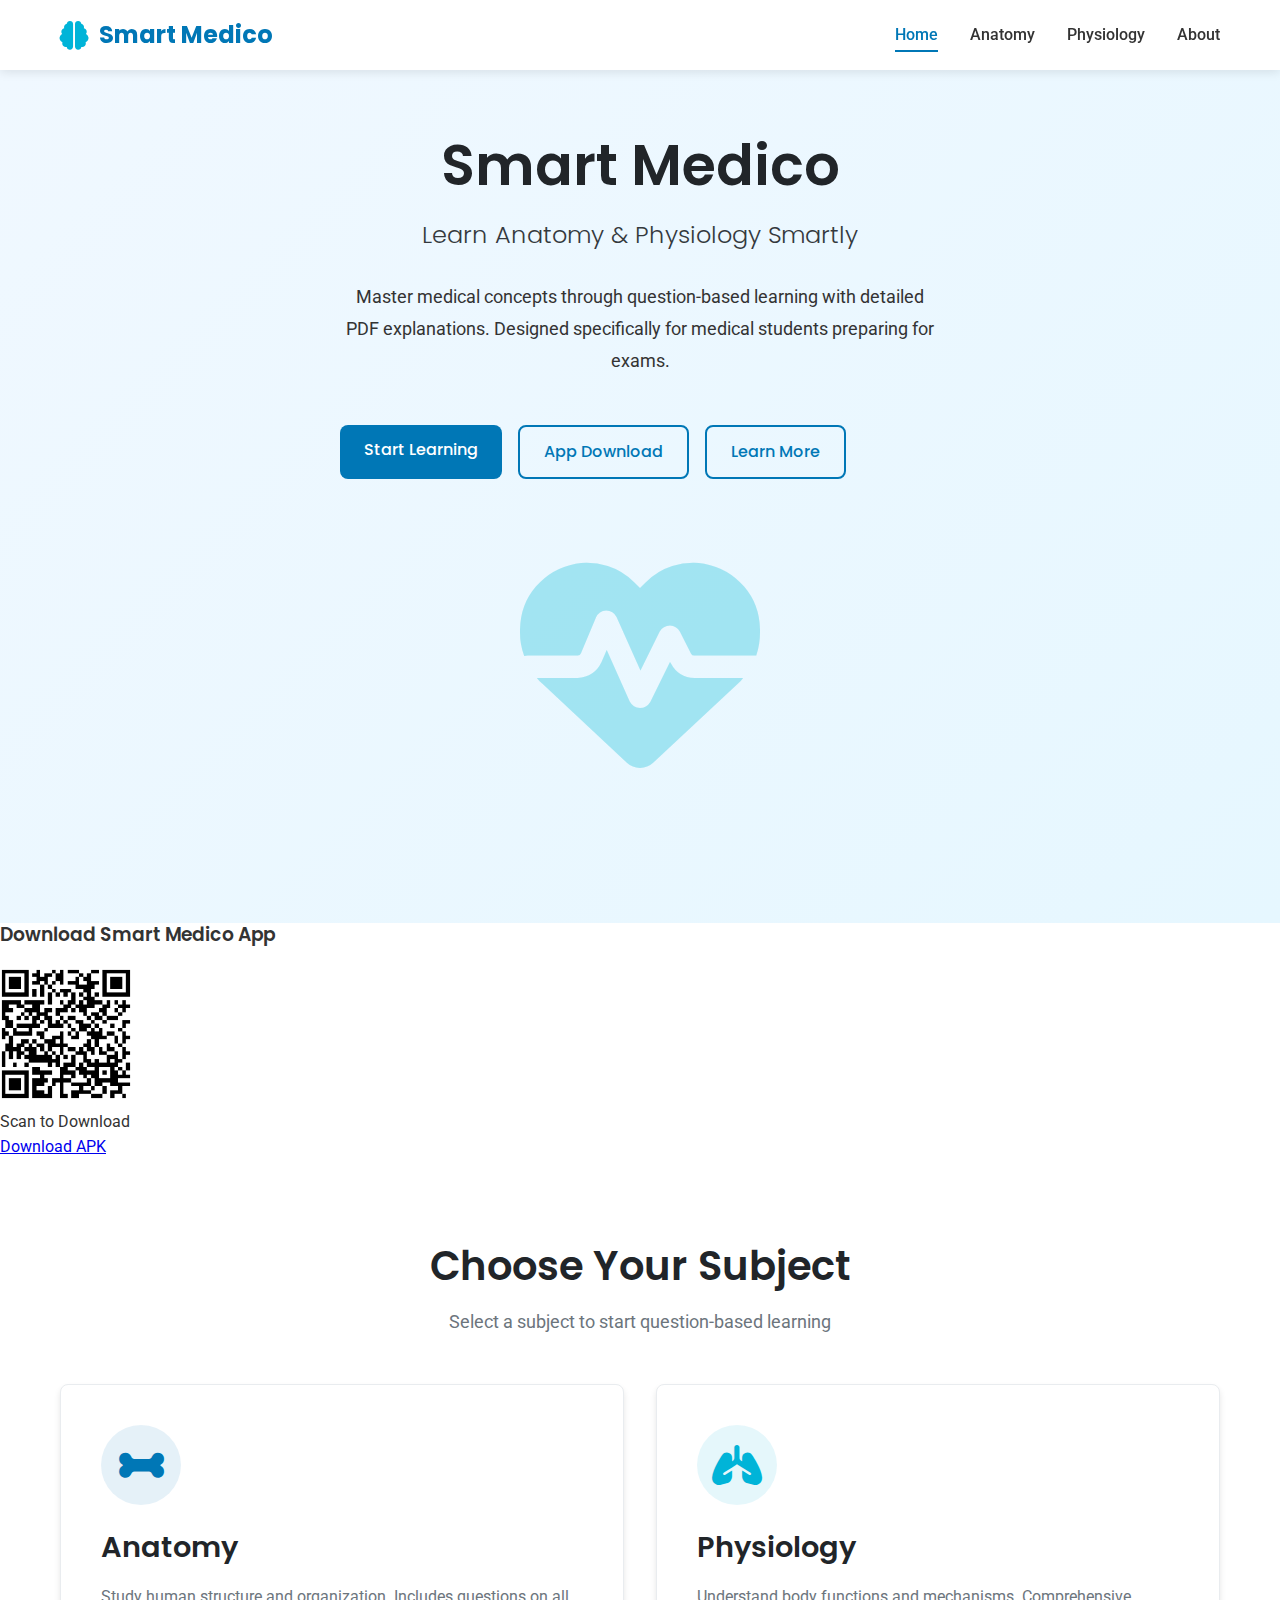
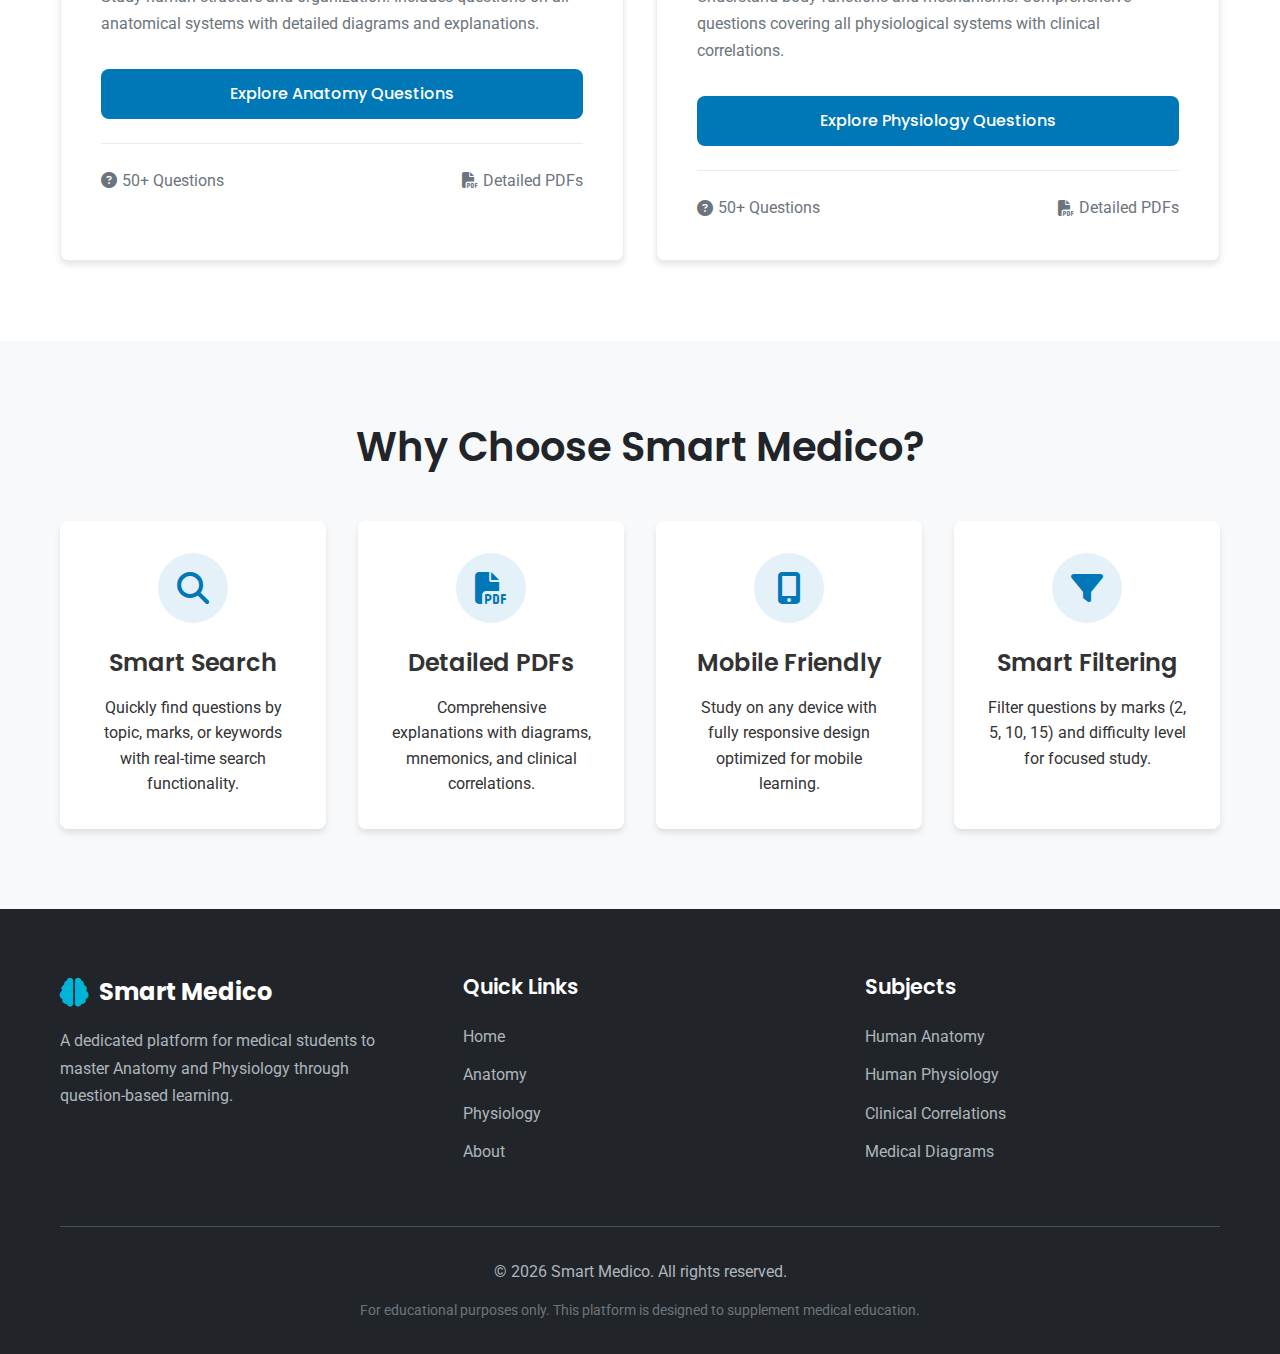
<file: index.html>
<!DOCTYPE html>
<html lang="en">
<head>
    <meta charset="UTF-8">
    <meta name="viewport" content="width=device-width, initial-scale=1.0">
    <meta name="google-site-verification" content="rs_SbbptPaUvobsxJN7f49yZoyV8ti8L2CsVozvAiUM" />
    <title>Smart Medico - Learn Anatomy & Physiology Smartly</title>
    <meta name="description" content="Medical education platform for Anatomy and Physiology question-based learning with detailed PDF explanations.">
    <link rel="stylesheet" href="css/style.css">
    <link rel="stylesheet" href="css/responsive.css">
    <link rel="stylesheet" href="https://cdnjs.cloudflare.com/ajax/libs/font-awesome/6.4.0/css/all.min.css">
    <link href="https://fonts.googleapis.com/css2?family=Poppins:wght@300;400;500;600;700&family=Roboto:wght@300;400;500&display=swap" rel="stylesheet">
    
    <!-- Favicon Icons -->
     <!-- ================= FAVICON ICONS ================= -->
<link rel="icon" href="/assets/Logo/favicon_io/favicon.ico" type="image/x-icon">
<link rel="icon" type="image/png" sizes="16x16" href="/assets/Logo/favicon_io/favicon-16x16.png">
<link rel="icon" type="image/png" sizes="32x32" href="/assets/Logo/favicon_io/favicon-32x32.png">
<link rel="icon" type="image/png" sizes="512x512" href="/assets/Logo/favicon_io/android-chrome-512x512.png">
<link rel="apple-touch-icon" sizes="180x180" href="/assets/Logo/favicon_io/android-chrome-192x192.png">
<link rel="manifest" href="/assets/Logo/favicon_io/site.webmanifest">

<!-- Favicon Icons End Here -->

    <!-- Metat Tags For Rank  -->
     <meta name="description" content="Smart Medico is a medical education platform for 1st year students. Learn Human Anatomy and Physiology through exam-oriented questions, answers, and detailed PDF notes. Educational purpose only." />

<meta name="keywords" content="
Smart Medico,
medical education website,
anatomy questions pdf,
physiology questions pdf,
human anatomy notes,
human physiology notes,
1st year medical subjects,
MBBS anatomy,
MBBS physiology,
medical exam preparation,
medical question answers,
medical pdf notes,
doctor study material,
medical students learning platform,
anatomy physiology for beginners
" />

<meta name="author" content="Idea by Ms. Noori | Created by Rizwan Shaikh" />
<meta name="copyright" content="Smart Medico" />
<meta name="robots" content="index, follow" />
<meta name="language" content="English" />
<meta name="rating" content="general" />
<meta name="distribution" content="global" />
<meta name="revisit-after" content="7 days" />

<!-- ================= EDUCATIONAL & MEDICAL CONTEXT ================= -->
<meta name="subject" content="Medical Education - Anatomy and Physiology" />
<meta name="topic" content="Human Anatomy and Human Physiology" />
<meta name="summary" content="Educational medical platform providing anatomy and physiology questions with PDFs for medical students." />
<meta name="classification" content="Education, Medical Studies" />

<!-- ================= GOOGLE / SEARCH CONSOLE ================= -->
<meta name="google-site-verification" content="rs_SbbptPaUvobsxJN7f49yZoyV8ti8L2CsVozvAiUM" />

<!-- ================= OPEN GRAPH (SOCIAL SHARING) ================= -->
<meta property="og:type" content="website" />
<meta property="og:title" content="Smart Medico | Learn Anatomy & Physiology Smartly" />
<meta property="og:description" content="Medical education platform for Anatomy and Physiology with exam-oriented questions and PDF explanations. For all medical students." />
<meta property="og:url" content="https://smart-medico.netlify.app/" />
<meta property="og:site_name" content="Smart Medico" />
<meta property="og:locale" content="en_IN" />
<meta property="og:image" content="https://smart-medico.netlify.app/assets/images/og-image.png" />

<!-- ================= TWITTER / X ================= -->
<meta name="twitter:card" content="summary_large_image" />
<meta name="twitter:title" content="Smart Medico | Medical Learning Platform" />
<meta name="twitter:description" content="Learn Human Anatomy & Physiology with medical questions, answers and PDFs. Designed for 1st year medical students." />
<meta name="twitter:image" content="https://smart-medico.netlify.app/assets/images/og-image.png" />

<!-- ================= CANONICAL ================= -->
<link rel="canonical" href="https://smart-medico.netlify.app/" />

<!-- ================= MEDICAL DISCLAIMER ================= -->
<meta name="medical-disclaimer" content="This website is for educational purposes only and not a substitute for professional medical advice." />

<!-- Meta Tags For Rank End Here -->

    <!-- Google tag (gtag.js) -->
<script async src="https://www.googletagmanager.com/gtag/js?id=G-2ZJEKYM1ZC"></script>
<script>
  window.dataLayer = window.dataLayer || [];
  function gtag(){dataLayer.push(arguments);}
  gtag('js', new Date());

  gtag('config', 'G-2ZJEKYM1ZC');
</script>

<!-- Google Tag Manager -->
<script>(function(w,d,s,l,i){w[l]=w[l]||[];w[l].push({'gtm.start':
new Date().getTime(),event:'gtm.js'});var f=d.getElementsByTagName(s)[0],
j=d.createElement(s),dl=l!='dataLayer'?'&l='+l:'';j.async=true;j.src=
'https://www.googletagmanager.com/gtm.js?id='+i+dl;f.parentNode.insertBefore(j,f);
})(window,document,'script','dataLayer','GTM-NB83P27L');</script>
<!-- End Google Tag Manager -->

</head>
<body>
    <!-- Google Tag Manager (noscript) -->
<noscript><iframe src="https://www.googletagmanager.com/ns.html?id=GTM-NB83P27L"
height="0" width="0" style="display:none;visibility:hidden"></iframe></noscript>
<!-- End Google Tag Manager (noscript) -->
    <!-- Header & Navigation -->
    <header class="header">
        <nav class="navbar">
            <div class="logo-container">
                <a href="index.html" class="logo">
                    <i class="fas fa-brain medical-icon"></i>
                    <span class="logo-text">Smart Medico</span>
                </a>
            </div>
            
            <ul class="nav-menu" id="navMenu">
                <li class="nav-item">
                    <a href="index.html" class="nav-link active">Home</a>
                </li>
                <li class="nav-item">
                    <a href="anatomy.html" class="nav-link">Anatomy</a>
                </li>
                <li class="nav-item">
                    <a href="physiology.html" class="nav-link">Physiology</a>
                </li>
                <li class="nav-item">
                    <a href="about.html" class="nav-link">About</a>
                </li>
            </ul>
            <div class="hamburger" id="hamburger">
                <span class="bar"></span>
                <span class="bar"></span>
                <span class="bar"></span>
            </div>
        </nav>
    </header>

    <!-- Hero Section -->
    <section class="hero" style="text-align: center; display: flex; flex-direction: column; align-items: center; justify-content: center; padding: 60px 20px;">
        <div class="hero-content">
            <h1 class="hero-title">Smart Medico</h1>
            <h2 class="hero-subtitle">Learn Anatomy & Physiology Smartly</h2>
            <p class="hero-description">
                Master medical concepts through question-based learning with detailed PDF explanations. 
                Designed specifically for medical students preparing for exams.
            </p>
            <div class="hero-buttons">
                <a href="#categories" class="btn btn-primary">Start Learning</a>
                <a href="#apk-download" class="btn btn-secondary">App Download</a>
                <a href="about.html" class="btn btn-secondary">Learn More</a>
            </div>
        </div>
        <div class="hero-image">
            <div class="hero-icon">
                <i class="fas fa-heartbeat"></i>
            </div>
        </div>
    </section>

   <section class="apk-download-barcode" id="apk-download">
  <div class="apk-container">
    <h3>Download Smart Medico App</h3>

    <div class="download-content">
      <div class="barcode">
        <img src="assets/Apk/app-barcode.png" alt="Smart Medico App Download QR Code">
        <p>Scan to Download</p>
      </div>

      <a href="https://storage.appilix.com/uploads/app-apk-696e02d3478cc-1768817363.apk"
         class="btn-download-app"
         download>
         Download APK
      </a>
    </div>
  </div>
</section>

    <!-- Main Categories Section -->
    <section class="categories" id="categories">
        <div class="container">
            <h2 class="section-title">Choose Your Subject</h2>
            <p class="section-subtitle">Select a subject to start question-based learning</p>
            
            <div class="category-cards">
                <div class="category-card">
                    <div class="category-icon anatomy-icon">
                        <i class="fas fa-bone"></i>
                    </div>
                    <h3 class="category-title">Anatomy</h3>
                    <p class="category-description">
                        Study human structure and organization. Includes questions on all anatomical systems 
                        with detailed diagrams and explanations.
                    </p>
                    <a href="anatomy.html" class="btn btn-category">Explore Anatomy Questions</a>
                    <div class="category-stats">
                        <span><i class="fas fa-question-circle"></i> 50+ Questions</span>
                        <span><i class="fas fa-file-pdf"></i> Detailed PDFs</span>
                    </div>
                </div>
                
                <div class="category-card">
                    <div class="category-icon physiology-icon">
                        <i class="fas fa-lungs"></i>
                    </div>
                    <h3 class="category-title">Physiology</h3>
                    <p class="category-description">
                        Understand body functions and mechanisms. Comprehensive questions covering all 
                        physiological systems with clinical correlations.
                    </p>
                    <a href="physiology.html" class="btn btn-category">Explore Physiology Questions</a>
                    <div class="category-stats">
                        <span><i class="fas fa-question-circle"></i> 50+ Questions</span>
                        <span><i class="fas fa-file-pdf"></i> Detailed PDFs</span>
                    </div>
                </div>
            </div>
        </div>
    </section>

    <!-- Features Section -->
    <section class="features">
        <div class="container">
            <h2 class="section-title">Why Choose Smart Medico?</h2>
            <div class="features-grid">
                <div class="feature-card">
                    <div class="feature-icon">
                        <i class="fas fa-search"></i>
                    </div>
                    <h3>Smart Search</h3>
                    <p>Quickly find questions by topic, marks, or keywords with real-time search functionality.</p>
                </div>
                <div class="feature-card">
                    <div class="feature-icon">
                        <i class="fas fa-file-pdf"></i>
                    </div>
                    <h3>Detailed PDFs</h3>
                    <p>Comprehensive explanations with diagrams, mnemonics, and clinical correlations.</p>
                </div>
                <div class="feature-card">
                    <div class="feature-icon">
                        <i class="fas fa-mobile-alt"></i>
                    </div>
                    <h3>Mobile Friendly</h3>
                    <p>Study on any device with fully responsive design optimized for mobile learning.</p>
                </div>
                <div class="feature-card">
                    <div class="feature-icon">
                        <i class="fas fa-filter"></i>
                    </div>
                    <h3>Smart Filtering</h3>
                    <p>Filter questions by marks (2, 5, 10, 15) and difficulty level for focused study.</p>
                </div>
            </div>
        </div>
    </section>

    <!-- Footer -->
    <footer class="footer">
        <div class="container">
            <div class="footer-content">
                <div class="footer-logo">
                    <a href="index.html" class="logo">
                        <i class="fas fa-brain medical-icon"></i>
                        <span class="logo-text">Smart Medico</span>
                    </a>
                    <p class="footer-description">
                        A dedicated platform for medical students to master Anatomy and Physiology 
                        through question-based learning.
                    </p>
                </div>
                
                <div class="footer-links">
                    <h3>Quick Links</h3>
                    <ul>
                        <li><a href="index.html">Home</a></li>
                        <li><a href="anatomy.html">Anatomy</a></li>
                        <li><a href="physiology.html">Physiology</a></li>
                        <li><a href="about.html">About</a></li>
                    </ul>
                </div>
                
                <div class="footer-contact">
                    <h3>Subjects</h3>
                    <ul>
                        <li>Human Anatomy</li>
                        <li>Human Physiology</li>
                        <li>Clinical Correlations</li>
                        <li>Medical Diagrams</li>
                    </ul>
                </div>
            </div>
            
            <div class="footer-bottom">
                <p class="copyright">
                    &copy; <span id="currentYear"></span> Smart Medico. All rights reserved.
                </p>
                <p class="disclaimer">
                    For educational purposes only. This platform is designed to supplement medical education.
                </p>
            </div>
        </div>
    </footer>

    <script src="js/main.js"></script>
</body>
</html>
</file>
<file: css/responsive.css>
/* Responsive Styles */

/* Large Devices (Desktops) */
@media (max-width: 1200px) {
    .hero-title {
        font-size: 3rem;
    }
    
    .hero-subtitle {
        font-size: 1.6rem;
    }
}

/* Medium Devices (Tablets) */
@media (max-width: 992px) {
    .hero {
        flex-direction: column;
        text-align: center;
        padding: 3rem 20px;
    }
    
    .hero-content {
        max-width: 100%;
        margin-bottom: 3rem;
    }
    
    .hero-title {
        font-size: 2.8rem;
    }
    
    .hero-subtitle {
        font-size: 1.5rem;
    }
    
    .hero-buttons {
        justify-content: center;
    }
    
    .hero-icon {
        font-size: 10rem;
    }
    
    .section-title {
        font-size: 2.2rem;
    }
    
    .page-title {
        font-size: 2.5rem;
    }
}

/* Small Devices (Large Phones) */
@media (max-width: 768px) {
    .nav-menu {
        position: fixed;
        left: -100%;
        top: 70px;
        flex-direction: column;
        background-color: white;
        width: 100%;
        text-align: center;
        transition: 0.3s;
        box-shadow: 0 10px 27px rgba(0, 0, 0, 0.05);
        padding: 2rem 0;
        z-index: 999;
    }
    
    .nav-menu.active {
        left: 0;
    }
    
    .nav-item {
        margin: 1.5rem 0;
    }
    
    .hamburger {
        display: block;
    }
    
    .hamburger.active .bar:nth-child(2) {
        opacity: 0;
    }
    
    .hamburger.active .bar:nth-child(1) {
        transform: translateY(8px) rotate(45deg);
    }
    
    .hamburger.active .bar:nth-child(3) {
        transform: translateY(-8px) rotate(-45deg);
    }
    
    .category-cards {
        grid-template-columns: 1fr;
    }
    
    .features-grid {
        grid-template-columns: 1fr;
    }
    
    .filter-container {
        flex-direction: column;
        align-items: flex-start;
    }
    
    .filter-buttons {
        width: 100%;
        justify-content: center;
    }
    
    .questions-grid {
        grid-template-columns: 1fr;
    }
    
    .footer-content {
        grid-template-columns: 1fr;
        text-align: center;
    }
    
    .section-title {
        font-size: 2rem;
    }
    
    .page-title {
        font-size: 2.2rem;
    }
}

/* Extra Small Devices (Phones) */
@media (max-width: 576px) {
    .hero-title {
        font-size: 2.2rem;
    }
    
    .hero-subtitle {
        font-size: 1.3rem;
    }
    
    .hero-buttons {
        flex-direction: column;
    }
    
    .hero-buttons .btn {
        width: 100%;
        margin-bottom: 10px;
    }
    
    .section-title {
        font-size: 1.8rem;
    }
    
    .page-title {
        font-size: 1.8rem;
    }
    
    .search-input {
        font-size: 1rem;
        padding: 12px 20px 12px 45px;
    }
    
    .question-card {
        margin-bottom: 1rem;
    }
    
    .pagination {
        flex-wrap: wrap;
        justify-content: center;
    }
}

/* Very Small Devices */
@media (max-width: 400px) {
    .hero-title {
        font-size: 1.8rem;
    }
    
    .hero-subtitle {
        font-size: 1.1rem;
    }
    
    .category-card,
    .feature-card {
        padding: 1.5rem;
    }
    
    .page-title {
        font-size: 1.6rem;
    }
    
    .filter-buttons {
        gap: 0.3rem;
    }
    
    .filter-btn {
        padding: 6px 12px;
        font-size: 0.9rem;
    }
}
/* Anatomy Page Responsive */
@media (max-width: 768px) {
    .regions-grid {
        grid-template-columns: repeat(2, 1fr);
    }
    
    .tips-grid {
        grid-template-columns: 1fr;
    }
    
    .region-filter,
    .system-filter {
        max-width: 100%;
    }
}

@media (max-width: 576px) {
    .regions-grid {
        grid-template-columns: 1fr;
    }
    
    .region-card,
    .system-card {
        padding: 1rem;
    }
    
    .region-icon,
    .system-icon {
        width: 60px;
        height: 60px;
        font-size: 1.5rem;
    }
    
    .tip-card {
        padding: 1.5rem;
    }
    
    .tip-icon {
        width: 60px;
        height: 60px;
        font-size: 1.5rem;
    }
}
</file>
<file: css/style.css>
/* Reset and Base Styles */
* {
    margin: 0;
    padding: 0;
    box-sizing: border-box;
}

:root {
    --primary-color: #0077b6;
    --secondary-color: #00b4d8;
    --accent-color: #90e0ef;
    --light-color: #f8f9fa;
    --dark-color: #212529;
    --text-color: #333;
    --text-light: #6c757d;
    --shadow: 0 4px 6px rgba(0, 0, 0, 0.1);
    --transition: all 0.3s ease;
    --border-radius: 8px;
}

body {
    font-family: 'Roboto', sans-serif;
    line-height: 1.6;
    color: var(--text-color);
    background-color: #ffffff;
}

h1, h2, h3, h4, h5, h6 {
    font-family: 'Poppins', sans-serif;
    font-weight: 600;
    line-height: 1.3;
    margin-bottom: 1rem;
}

.container {
    width: 100%;
    max-width: 1200px;
    margin: 0 auto;
    padding: 0 20px;
}

.btn {
    display: inline-block;
    padding: 12px 24px;
    background-color: var(--primary-color);
    color: white;
    border: none;
    border-radius: var(--border-radius);
    text-decoration: none;
    font-weight: 500;
    cursor: pointer;
    transition: var(--transition);
    text-align: center;
    font-family: 'Poppins', sans-serif;
}

.btn:hover {
    background-color: var(--secondary-color);
    transform: translateY(-2px);
    box-shadow: var(--shadow);
}

.btn-primary {
    background-color: var(--primary-color);
}

.btn-secondary {
    background-color: transparent;
    border: 2px solid var(--primary-color);
    color: var(--primary-color);
}

.btn-secondary:hover {
    background-color: var(--primary-color);
    color: white;
}

.section-title {
    font-size: 2.5rem;
    text-align: center;
    margin-bottom: 1rem;
    color: var(--dark-color);
}

.section-subtitle {
    text-align: center;
    color: var(--text-light);
    margin-bottom: 3rem;
    font-size: 1.1rem;
}

/* Header & Navigation */
.header {
    background-color: white;
    box-shadow: 0 2px 10px rgba(0, 0, 0, 0.1);
    position: sticky;
    top: 0;
    z-index: 1000;
}

.navbar {
    display: flex;
    justify-content: space-between;
    align-items: center;
    padding: 1rem 20px;
    max-width: 1200px;
    margin: 0 auto;
}

.logo {
    display: flex;
    align-items: center;
    text-decoration: none;
    color: var(--primary-color);
    font-size: 1.5rem;
    font-weight: 700;
}

.medical-icon {
    margin-right: 10px;
    font-size: 1.8rem;
    color: var(--secondary-color);
}

.logo-text {
    font-family: 'Poppins', sans-serif;
}

.nav-menu {
    display: flex;
    list-style: none;
}

.nav-item {
    margin-left: 2rem;
}

.nav-link {
    text-decoration: none;
    color: var(--text-color);
    font-weight: 500;
    padding: 0.5rem 0;
    position: relative;
    transition: var(--transition);
}

.nav-link:hover,
.nav-link.active {
    color: var(--primary-color);
}

.nav-link.active::after {
    content: '';
    position: absolute;
    bottom: 0;
    left: 0;
    width: 100%;
    height: 2px;
    background-color: var(--primary-color);
}

.hamburger {
    display: none;
    cursor: pointer;
}

.bar {
    display: block;
    width: 25px;
    height: 3px;
    margin: 5px auto;
    background-color: var(--dark-color);
    transition: var(--transition);
}

/* Hero Section */
.hero {
    display: flex;
    align-items: center;
    justify-content: space-between;
    padding: 5rem 20px;
    background: linear-gradient(135deg, #f0f8ff 0%, #e6f7ff 100%);
    min-height: 80vh;
}

.hero-content {
    flex: 1;
    max-width: 600px;
}
.hero-content h1{
    color: var(--dark-color);
}
.hero-title {
    font-size: 3.5rem;
    color: var(--primary-color);
    margin-bottom: 0.5rem;
}

.hero-subtitle {
    font-size: 1.8rem;
    color: var(--dark-color);
    margin-bottom: 1.5rem;
    font-weight: 400;
}

.hero-description {
    font-size: 1.1rem;
    color: var(--text-color);
    margin-bottom: 2rem;
    line-height: 1.8;
}

.hero-buttons {
    display: flex;
    gap: 1rem;
    flex-wrap: wrap;
}

.hero-image {
    flex: 1;
    display: flex;
    justify-content: center;
    align-items: center;
}

.hero-icon {
    font-size: 15rem;
    color: var(--accent-color);
    opacity: 0.8;
}

/* Categories Section */
.categories {
    padding: 5rem 20px;
    background-color: white;
}

.category-cards {
    display: grid;
    grid-template-columns: repeat(auto-fit, minmax(300px, 1fr));
    gap: 2rem;
    margin-top: 3rem;
}

.category-card {
    background: white;
    border-radius: var(--border-radius);
    padding: 2.5rem;
    box-shadow: var(--shadow);
    transition: var(--transition);
    border: 1px solid #e9ecef;
}

.category-card:hover {
    transform: translateY(-10px);
    box-shadow: 0 15px 30px rgba(0, 0, 0, 0.1);
}

.category-icon {
    width: 80px;
    height: 80px;
    border-radius: 50%;
    display: flex;
    align-items: center;
    justify-content: center;
    margin-bottom: 1.5rem;
    font-size: 2.5rem;
}

.anatomy-icon {
    background-color: rgba(0, 119, 182, 0.1);
    color: var(--primary-color);
}

.physiology-icon {
    background-color: rgba(0, 180, 216, 0.1);
    color: var(--secondary-color);
}

.category-title {
    font-size: 1.8rem;
    margin-bottom: 1rem;
    color: var(--dark-color);
}

.category-description {
    color: var(--text-light);
    margin-bottom: 2rem;
    line-height: 1.7;
}

.btn-category {
    display: block;
    width: 100%;
    margin-bottom: 1.5rem;
}

.category-stats {
    display: flex;
    justify-content: space-between;
    padding-top: 1.5rem;
    border-top: 1px solid #e9ecef;
    color: var(--text-light);
}

.category-stats span {
    display: flex;
    align-items: center;
    gap: 5px;
}

/* Features Section */
.features {
    padding: 5rem 20px;
    background-color: #f8f9fa;
}

.features-grid {
    display: grid;
    grid-template-columns: repeat(auto-fit, minmax(250px, 1fr));
    gap: 2rem;
    margin-top: 3rem;
}

.feature-card {
    background: white;
    padding: 2rem;
    border-radius: var(--border-radius);
    text-align: center;
    box-shadow: var(--shadow);
    transition: var(--transition);
}

.feature-card:hover {
    transform: translateY(-5px);
}

.feature-icon {
    width: 70px;
    height: 70px;
    background-color: rgba(0, 119, 182, 0.1);
    border-radius: 50%;
    display: flex;
    align-items: center;
    justify-content: center;
    margin: 0 auto 1.5rem;
    font-size: 2rem;
    color: var(--primary-color);
}

.feature-card h3 {
    font-size: 1.5rem;
    margin-bottom: 1rem;
}

/* Page Header */
.page-header {
    padding: 4rem 20px;
    background: linear-gradient(135deg, var(--primary-color) 0%, var(--secondary-color) 100%);
    color: white;
}

.page-title {
    font-size: 3rem;
    text-align: center;
    margin-bottom: 1rem;
}

.page-subtitle {
    text-align: center;
    font-size: 1.2rem;
    opacity: 0.9;
    margin-bottom: 2rem;
}

/* Search Container */
.search-container {
    max-width: 600px;
    margin: 2rem auto 0;
}

.search-box {
    position: relative;
    display: flex;
    align-items: center;
}

.search-icon {
    position: absolute;
    left: 20px;
    color: var(--text-light);
    font-size: 1.2rem;
}

.search-input {
    width: 100%;
    padding: 15px 20px 15px 50px;
    font-size: 1.1rem;
    border: none;
    border-radius: var(--border-radius);
    box-shadow: var(--shadow);
    transition: var(--transition);
}

.search-input:focus {
    outline: none;
    box-shadow: 0 0 0 3px rgba(0, 119, 182, 0.3);
}

.clear-search {
    position: absolute;
    right: 15px;
    background: none;
    border: none;
    color: var(--text-light);
    cursor: pointer;
    font-size: 1.2rem;
    padding: 5px;
    display: none;
}

.clear-search.show {
    display: block;
}

.search-info {
    margin-top: 10px;
    text-align: center;
    font-size: 0.9rem;
    color: rgba(255, 255, 255, 0.8);
}

/* Filter Section */
.filter-section {
    padding: 2rem 20px;
    background-color: white;
    border-bottom: 1px solid #e9ecef;
}

.filter-container {
    display: flex;
    align-items: center;
    justify-content: center;
    flex-wrap: wrap;
    gap: 1rem;
}

.filter-container h3 {
    margin: 0;
    color: var(--dark-color);
}

.filter-buttons {
    display: flex;
    flex-wrap: wrap;
    gap: 0.5rem;
}

.filter-btn {
    padding: 8px 16px;
    background-color: #e9ecef;
    border: none;
    border-radius: 20px;
    cursor: pointer;
    transition: var(--transition);
    font-weight: 500;
}

.filter-btn:hover {
    background-color: #dee2e6;
}

.filter-btn.active {
    background-color: var(--primary-color);
    color: white;
}

/* Questions Grid */
.questions-section {
    padding: 3rem 20px;
    background-color: #f8f9fa;
}

.questions-grid {
    display: grid;
    grid-template-columns: repeat(auto-fill, minmax(350px, 1fr));
    gap: 2rem;
    margin-bottom: 3rem;
}

.question-card {
    background: white;
    border-radius: var(--border-radius);
    overflow: hidden;
    box-shadow: var(--shadow);
    transition: var(--transition);
}

.question-card:hover {
    transform: translateY(-5px);
    box-shadow: 0 10px 25px rgba(0, 0, 0, 0.1);
}

.question-image {
    width: 100%;
    height: 200px;
    object-fit: cover;
}

.question-content {
    padding: 1.5rem;
}

.question-header {
    display: flex;
    justify-content: space-between;
    align-items: center;
    margin-bottom: 1rem;
}

.question-title {
    font-size: 1.3rem;
    color: var(--dark-color);
    margin: 0;
    flex: 1;
}

.marks-badge {
    background-color: var(--accent-color);
    color: var(--dark-color);
    padding: 4px 12px;
    border-radius: 20px;
    font-weight: 600;
    font-size: 0.9rem;
    margin-left: 10px;
}

.question-preview {
    color: var(--text-light);
    margin-bottom: 1.5rem;
    line-height: 1.6;
}

.pdf-btn {
    display: flex;
    align-items: center;
    justify-content: center;
    gap: 8px;
    width: 100%;
    padding: 12px;
    background-color: var(--primary-color);
    color: white;
    border: none;
    border-radius: var(--border-radius);
    cursor: pointer;
    font-weight: 500;
    transition: var(--transition);
}

.pdf-btn:hover {
    background-color: var(--secondary-color);
}

/* Pagination */
.pagination-container {
    display: flex;
    justify-content: center;
    margin-top: 2rem;
}

.pagination {
    display: flex;
    gap: 5px;
}

.page-btn {
    width: 40px;
    height: 40px;
    display: flex;
    align-items: center;
    justify-content: center;
    background-color: white;
    border: 1px solid #dee2e6;
    border-radius: 4px;
    cursor: pointer;
    transition: var(--transition);
}

.page-btn:hover {
    background-color: #f8f9fa;
}

.page-btn.active {
    background-color: var(--primary-color);
    color: white;
    border-color: var(--primary-color);
}

.page-btn.disabled {
    opacity: 0.5;
    cursor: not-allowed;
}

/* Footer */
.footer {
    background-color: var(--dark-color);
    color: white;
    padding: 4rem 20px 2rem;
}

.footer-content {
    display: grid;
    grid-template-columns: repeat(auto-fit, minmax(250px, 1fr));
    gap: 3rem;
    margin-bottom: 3rem;
}

.footer-logo .logo {
    color: white;
    margin-bottom: 1rem;
}

.footer-description {
    color: #adb5bd;
    line-height: 1.7;
}

.footer-links h3,
.footer-contact h3 {
    color: white;
    margin-bottom: 1.5rem;
    font-size: 1.3rem;
}

.footer-links ul,
.footer-contact ul {
    list-style: none;
}

.footer-links li,
.footer-contact li {
    margin-bottom: 0.8rem;
}

.footer-links a {
    color: #adb5bd;
    text-decoration: none;
    transition: var(--transition);
}

.footer-links a:hover {
    color: white;
}

.footer-contact li {
    color: #adb5bd;
}

.footer-bottom {
    border-top: 1px solid #495057;
    padding-top: 2rem;
    text-align: center;
}

.copyright {
    color: #adb5bd;
    margin-bottom: 1rem;
}

.disclaimer {
    color: #6c757d;
    font-size: 0.9rem;
    line-height: 1.5;
}
/* Physiology Specific Styles */
.physiology-header {
    background: linear-gradient(135deg, #00b4d8 0%, #0096c7 100%);
}

.system-filter {
    width: 100%;
    max-width: 300px;
    margin: 0 auto;
}

.system-select {
    width: 100%;
    padding: 10px 15px;
    border: 2px solid #e9ecef;
    border-radius: var(--border-radius);
    font-family: 'Poppins', sans-serif;
    font-size: 1rem;
    background-color: white;
    color: var(--text-color);
    cursor: pointer;
    transition: var(--transition);
}

.system-select:focus {
    outline: none;
    border-color: var(--primary-color);
    box-shadow: 0 0 0 3px rgba(0, 119, 182, 0.1);
}

/* Question Card Enhancements */
.question-image-container {
    position: relative;
    width: 100%;
    height: 200px;
    overflow: hidden;
}

.question-overlay {
    position: absolute;
    top: 10px;
    left: 10px;
    right: 10px;
    display: flex;
    justify-content: space-between;
}

.system-badge {
    background-color: rgba(0, 119, 182, 0.9);
    color: white;
    padding: 5px 10px;
    border-radius: 4px;
    font-size: 0.8rem;
    display: flex;
    align-items: center;
    gap: 5px;
}

.question-meta {
    display: flex;
    gap: 15px;
    margin-bottom: 1rem;
    font-size: 0.9rem;
    color: var(--text-light);
}

.meta-item {
    display: flex;
    align-items: center;
    gap: 5px;
}

.meta-item i {
    color: var(--primary-color);
}

/* Marks Badge Colors */
.marks-15 {
    background-color: #e63946;
    color: white;
}

.marks-10 {
    background-color: #ff9e00;
    color: white;
}

.marks-5 {
    background-color: #2a9d8f;
    color: white;
}

.marks-2 {
    background-color: #457b9d;
    color: white;
}

/* Question Tags */
.question-tags {
    display: flex;
    flex-wrap: wrap;
    gap: 5px;
    margin-top: 1rem;
    padding-top: 1rem;
    border-top: 1px solid #e9ecef;
}

.tag {
    background-color: #e9ecef;
    color: var(--text-light);
    padding: 3px 8px;
    border-radius: 12px;
    font-size: 0.8rem;
}

/* Systems Section */
.systems-section {
    padding: 5rem 20px;
    background-color: #f8f9fa;
}

.systems-grid {
    display: grid;
    grid-template-columns: repeat(auto-fill, minmax(250px, 1fr));
    gap: 1.5rem;
    margin-top: 3rem;
}

.system-card {
    background: white;
    border-radius: var(--border-radius);
    padding: 1.5rem;
    text-align: center;
    box-shadow: var(--shadow);
    transition: var(--transition);
    cursor: pointer;
    border: 2px solid transparent;
}

.system-card:hover {
    transform: translateY(-5px);
    border-color: var(--primary-color);
    box-shadow: 0 10px 25px rgba(0, 119, 182, 0.1);
}

.system-icon {
    width: 70px;
    height: 70px;
    background-color: rgba(0, 180, 216, 0.1);
    border-radius: 50%;
    display: flex;
    align-items: center;
    justify-content: center;
    margin: 0 auto 1rem;
    font-size: 2rem;
    color: var(--secondary-color);
}

.system-card h3 {
    font-size: 1.3rem;
    margin-bottom: 0.5rem;
    color: var(--dark-color);
}

.system-card p {
    color: var(--text-light);
    font-size: 0.9rem;
    margin-bottom: 1rem;
    line-height: 1.5;
}

.question-count {
    display: inline-block;
    background-color: #e9ecef;
    color: var(--text-light);
    padding: 3px 10px;
    border-radius: 12px;
    font-size: 0.8rem;
    font-weight: 500;
}

/* Statistics Cards */
.stats-container {
    display: grid;
    grid-template-columns: repeat(auto-fit, minmax(200px, 1fr));
    gap: 2rem;
    margin: 3rem 0;
}

.stats-card {
    background: white;
    padding: 2rem;
    border-radius: var(--border-radius);
    text-align: center;
    box-shadow: var(--shadow);
    transition: var(--transition);
}

.stats-card:hover {
    transform: translateY(-5px);
    box-shadow: 0 10px 25px rgba(0, 0, 0, 0.1);
}

.stats-card i {
    font-size: 2.5rem;
    color: var(--primary-color);
    margin-bottom: 1rem;
}

.stats-card h3 {
    font-size: 1.5rem;
    margin-bottom: 0.5rem;
    color: var(--dark-color);
}

.stats-card p {
    color: var(--text-light);
    font-size: 0.9rem;
}

/* Enhanced Pagination */
.page-info {
    display: flex;
    align-items: center;
    color: var(--text-light);
    font-size: 0.9rem;
    margin-left: 1rem;
}

.page-dots {
    display: flex;
    align-items: center;
    padding: 0 10px;
    color: var(--text-light);
}

/* Footer Subjects */
.footer-subjects h3 {
    color: white;
    margin-bottom: 1.5rem;
    font-size: 1.3rem;
}

.footer-subjects ul {
    list-style: none;
}

.footer-subjects li {
    color: #adb5bd;
    margin-bottom: 0.8rem;
    font-size: 0.9rem;
}

/* No Results Styling */
.no-results {
    text-align: center;
    padding: 4rem 2rem;
    background: white;
    border-radius: var(--border-radius);
    box-shadow: var(--shadow);
}

.no-results i {
    font-size: 4rem;
    color: #ccc;
    margin-bottom: 1.5rem;
}

.no-results h3 {
    color: var(--dark-color);
    margin-bottom: 1rem;
}

.no-results p {
    color: var(--text-light);
    max-width: 500px;
    margin: 0 auto;
    line-height: 1.6;
}

/* Anatomy Specific Styles */
.anatomy-header {
    background: linear-gradient(135deg, #0077b6 0%, #0096c7 100%);
}

.region-filter {
    width: 100%;
    max-width: 300px;
    margin: 0 auto;
}

.region-select {
    width: 100%;
    padding: 10px 15px;
    border: 2px solid #e9ecef;
    border-radius: var(--border-radius);
    font-family: 'Poppins', sans-serif;
    font-size: 1rem;
    background-color: white;
    color: var(--text-color);
    cursor: pointer;
    transition: var(--transition);
}

.region-select:focus {
    outline: none;
    border-color: var(--primary-color);
    box-shadow: 0 0 0 3px rgba(0, 119, 182, 0.1);
}

/* Regions Section */
.regions-section {
    padding: 5rem 20px;
    background-color: #f8f9fa;
}

.regions-grid {
    display: grid;
    grid-template-columns: repeat(auto-fill, minmax(250px, 1fr));
    gap: 1.5rem;
    margin-top: 3rem;
}

.region-card {
    background: white;
    border-radius: var(--border-radius);
    padding: 1.5rem;
    text-align: center;
    box-shadow: var(--shadow);
    transition: var(--transition);
    cursor: pointer;
    border: 2px solid transparent;
}

.region-card:hover {
    transform: translateY(-5px);
    border-color: var(--primary-color);
    box-shadow: 0 10px 25px rgba(0, 119, 182, 0.1);
}

.region-icon {
    width: 70px;
    height: 70px;
    background-color: rgba(0, 119, 182, 0.1);
    border-radius: 50%;
    display: flex;
    align-items: center;
    justify-content: center;
    margin: 0 auto 1rem;
    font-size: 2rem;
    color: var(--primary-color);
}

.region-card h3 {
    font-size: 1.3rem;
    margin-bottom: 0.5rem;
    color: var(--dark-color);
}

.region-card p {
    color: var(--text-light);
    font-size: 0.9rem;
    margin-bottom: 1rem;
    line-height: 1.5;
}

/* Region Badge */
.region-badge {
    background-color: rgba(0, 119, 182, 0.9);
    color: white;
    padding: 5px 10px;
    border-radius: 4px;
    font-size: 0.8rem;
    display: flex;
    align-items: center;
    gap: 5px;
}

/* Tips Section */
.tips-section {
    padding: 5rem 20px;
    background-color: white;
}

.tips-grid {
    display: grid;
    grid-template-columns: repeat(auto-fit, minmax(250px, 1fr));
    gap: 2rem;
    margin-top: 3rem;
}

.tip-card {
    background: white;
    padding: 2rem;
    border-radius: var(--border-radius);
    text-align: center;
    box-shadow: var(--shadow);
    transition: var(--transition);
    border: 1px solid #e9ecef;
}

.tip-card:hover {
    transform: translateY(-5px);
    box-shadow: 0 10px 25px rgba(0, 0, 0, 0.1);
}

.tip-icon {
    width: 70px;
    height: 70px;
    background-color: rgba(0, 119, 182, 0.1);
    border-radius: 50%;
    display: flex;
    align-items: center;
    justify-content: center;
    margin: 0 auto 1.5rem;
    font-size: 2rem;
    color: var(--primary-color);
}

.tip-card h3 {
    font-size: 1.3rem;
    margin-bottom: 1rem;
    color: var(--dark-color);
}

.tip-card p {
    color: var(--text-light);
    line-height: 1.6;
}

/* Anatomy Stats Cards */
.stats-card i {
    font-size: 2.5rem;
    color: var(--primary-color);
    margin-bottom: 1rem;
}

.stats-card:nth-child(1) i {
    color: #0077b6;
}

.stats-card:nth-child(2) i {
    color: #00b4d8;
}

.stats-card:nth-child(3) i {
    color: #2a9d8f;
}

/* Anatomy Specific Question Styling */
.anatomy-question-card {
    border-left: 4px solid #0077b6;
}

/* Responsive Styles for Anatomy */
@media (max-width: 768px) {
    .regions-grid {
        grid-template-columns: repeat(auto-fill, minmax(200px, 1fr));
    }
    
    .tips-grid {
        grid-template-columns: 1fr;
    }
    
    .region-filter {
        max-width: 100%;
    }
    
    .tip-card {
        padding: 1.5rem;
    }
}

@media (max-width: 576px) {
    .regions-grid {
        grid-template-columns: 1fr;
    }
    
    .region-card {
        padding: 1rem;
    }
    
    .region-icon {
        width: 60px;
        height: 60px;
        font-size: 1.5rem;
    }
    
    .tip-icon {
        width: 60px;
        height: 60px;
        font-size: 1.5rem;
    }
}
/* About Page Specific Styles */

/* Hero Section */
.about-hero {
    background: linear-gradient(135deg, #0077b6 0%, #0096c7 100%);
    color: white;
    padding: 6rem 20px;
    position: relative;
    overflow: hidden;
}

.about-hero .container {
    display: grid;
    grid-template-columns: 1fr 1fr;
    gap: 4rem;
    align-items: center;
}

.hero-title {
    font-size: 3.5rem;
    margin-bottom: 1rem;
    color: white;
}

.hero-subtitle {
    font-size: 1.5rem;
    margin-bottom: 2rem;
    opacity: 0.9;
    font-weight: 300;
}

.hero-description {
    font-size: 1.1rem;
    line-height: 1.8;
    margin-bottom: 3rem;
    max-width: 600px;
}

.hero-stats {
    display: grid;
    grid-template-columns: repeat(4, 1fr);
    gap: 2rem;
    margin-top: 2rem;
}

.stat-item {
    text-align: center;
    background: rgba(255, 255, 255, 0.1);
    padding: 1.5rem;
    border-radius: var(--border-radius);
    backdrop-filter: blur(10px);
    border: 1px solid rgba(255, 255, 255, 0.2);
}

.stat-number {
    display: block;
    font-size: 2.5rem;
    font-weight: 700;
    margin-bottom: 0.5rem;
    color: white;
}

.stat-label {
    font-size: 0.9rem;
    opacity: 0.8;
}

.medical-illustration {
    position: relative;
    display: flex;
    justify-content: center;
    align-items: center;
    height: 400px;
}

.main-icon {
    font-size: 10rem;
    color: rgba(255, 255, 255, 0.8);
    z-index: 2;
}

.floating-icons {
    position: absolute;
    width: 100%;
    height: 100%;
}

.floating-icon {
    position: absolute;
    font-size: 2.5rem;
    color: rgba(255, 255, 255, 0.6);
    animation: float 6s ease-in-out infinite;
}

.icon1 { top: 20%; left: 20%; animation-delay: 0s; }
.icon2 { top: 60%; right: 20%; animation-delay: 1s; }
.icon3 { bottom: 20%; left: 30%; animation-delay: 2s; }
.icon4 { top: 30%; right: 30%; animation-delay: 3s; }

@keyframes float {
    0%, 100% { transform: translateY(0); }
    50% { transform: translateY(-20px); }
}

/* Mission Section */
.mission-section {
    padding: 5rem 20px;
    background-color: white;
}

.mission-grid {
    display: grid;
    grid-template-columns: repeat(auto-fit, minmax(300px, 1fr));
    gap: 2rem;
}

.mission-card {
    background: white;
    padding: 3rem 2rem;
    border-radius: var(--border-radius);
    text-align: center;
    box-shadow: var(--shadow);
    transition: var(--transition);
    border: 2px solid transparent;
}

.mission-card:hover {
    transform: translateY(-10px);
    border-color: var(--primary-color);
    box-shadow: 0 20px 40px rgba(0, 119, 182, 0.1);
}

.mission-icon {
    width: 80px;
    height: 80px;
    background: linear-gradient(135deg, var(--primary-color), var(--secondary-color));
    border-radius: 50%;
    display: flex;
    align-items: center;
    justify-content: center;
    margin: 0 auto 2rem;
    font-size: 2.5rem;
    color: white;
}

.mission-card h2 {
    font-size: 1.8rem;
    margin-bottom: 1rem;
    color: var(--dark-color);
}

.mission-card p {
    color: var(--text-light);
    line-height: 1.7;
}

/* Why Section */
.why-section {
    padding: 5rem 20px;
    background-color: #f8f9fa;
}

.why-grid {
    display: grid;
    grid-template-columns: repeat(auto-fit, minmax(300px, 1fr));
    gap: 2rem;
    margin-top: 3rem;
}

.why-card {
    background: white;
    border-radius: var(--border-radius);
    padding: 2.5rem;
    box-shadow: var(--shadow);
    transition: var(--transition);
    position: relative;
    overflow: hidden;
}

.why-card:hover {
    transform: translateY(-5px);
    box-shadow: 0 15px 30px rgba(0, 0, 0, 0.1);
}

.why-number {
    position: absolute;
    top: 20px;
    right: 20px;
    font-size: 3rem;
    font-weight: 700;
    color: rgba(0, 119, 182, 0.1);
    line-height: 1;
}

.why-content h3 {
    font-size: 1.5rem;
    margin-bottom: 1rem;
    color: var(--dark-color);
}

.why-content p {
    color: var(--text-light);
    margin-bottom: 1.5rem;
    line-height: 1.6;
}

.why-features {
    list-style: none;
    padding: 0;
}

.why-features li {
    margin-bottom: 0.8rem;
    display: flex;
    align-items: flex-start;
    gap: 10px;
    color: var(--text-color);
}

.why-features i {
    color: var(--primary-color);
    margin-top: 3px;
}

/* Methodology Section */
.methodology-section {
    padding: 5rem 20px;
    background-color: white;
}

.methodology-steps {
    display: grid;
    grid-template-columns: repeat(auto-fit, minmax(250px, 1fr));
    gap: 2rem;
    margin-top: 3rem;
}

.step-card {
    background: white;
    border-radius: var(--border-radius);
    padding: 2rem;
    box-shadow: var(--shadow);
    transition: var(--transition);
    display: flex;
    gap: 1.5rem;
    align-items: flex-start;
}

.step-card:hover {
    transform: translateY(-5px);
    box-shadow: 0 15px 30px rgba(0, 0, 0, 0.1);
}

.step-number {
    width: 50px;
    height: 50px;
    background: linear-gradient(135deg, var(--primary-color), var(--secondary-color));
    border-radius: 50%;
    display: flex;
    align-items: center;
    justify-content: center;
    color: white;
    font-size: 1.5rem;
    font-weight: 600;
    flex-shrink: 0;
}

.step-content h3 {
    font-size: 1.3rem;
    margin-bottom: 0.8rem;
    color: var(--dark-color);
}

.step-content p {
    color: var(--text-light);
    margin-bottom: 1rem;
    line-height: 1.6;
}

.step-details {
    display: flex;
    gap: 0.5rem;
    flex-wrap: wrap;
}

.detail-tag {
    background-color: #e9ecef;
    color: var(--text-light);
    padding: 4px 12px;
    border-radius: 20px;
    font-size: 0.8rem;
}

/* Team Section */
.team-section {
    padding: 5rem 20px;
    background-color: #f8f9fa;
}

.team-grid {
    display: grid;
    grid-template-columns: repeat(auto-fit, minmax(280px, 1fr));
    gap: 2rem;
    margin-top: 3rem;
}

.team-card {
    background: white;
    border-radius: var(--border-radius);
    overflow: hidden;
    box-shadow: var(--shadow);
    transition: var(--transition);
}

.team-card:hover {
    transform: translateY(-10px);
    box-shadow: 0 20px 40px rgba(0, 0, 0, 0.1);
}

.team-image {
    width: 100%;
    height: 250px;
    overflow: hidden;
}

.team-image img {
    width: 100%;
    height: 100%;
    object-fit: cover;
    transition: transform 0.5s ease;
}

.team-card:hover .team-image img {
    transform: scale(1.1);
}

.team-info {
    padding: 2rem;
}

.team-info h3 {
    font-size: 1.5rem;
    margin-bottom: 0.5rem;
    color: var(--dark-color);
}

.team-role {
    color: var(--primary-color);
    font-weight: 600;
    margin-bottom: 0.5rem;
}

.team-qualification {
    color: var(--text-light);
    font-size: 0.9rem;
    margin-bottom: 0.5rem;
}

.team-experience {
    color: var(--text-light);
    font-size: 0.9rem;
    margin-bottom: 1rem;
}

.team-bio {
    color: var(--text-color);
    line-height: 1.6;
    margin-bottom: 1.5rem;
    font-size: 0.95rem;
}

.team-social {
    display: flex;
    gap: 1rem;
}

.team-social a {
    width: 40px;
    height: 40px;
    background-color: #f8f9fa;
    border-radius: 50%;
    display: flex;
    align-items: center;
    justify-content: center;
    color: var(--text-light);
    text-decoration: none;
    transition: var(--transition);
}

.team-social a:hover {
    background-color: var(--primary-color);
    color: white;
    transform: translateY(-3px);
}

/* Testimonials Section */
.testimonials-section {
    padding: 5rem 20px;
    background-color: white;
}

.testimonials-grid {
    display: grid;
    grid-template-columns: repeat(auto-fit, minmax(300px, 1fr));
    gap: 2rem;
    margin-top: 3rem;
}

.testimonial-card {
    background: white;
    border-radius: var(--border-radius);
    padding: 2rem;
    box-shadow: var(--shadow);
    transition: var(--transition);
    border: 1px solid #e9ecef;
}

.testimonial-card:hover {
    transform: translateY(-5px);
    box-shadow: 0 15px 30px rgba(0, 0, 0, 0.1);
}

.testimonial-header {
    display: flex;
    align-items: center;
    margin-bottom: 1.5rem;
    gap: 1rem;
}

.student-avatar {
    width: 60px;
    height: 60px;
    background: linear-gradient(135deg, var(--primary-color), var(--secondary-color));
    border-radius: 50%;
    display: flex;
    align-items: center;
    justify-content: center;
    font-size: 1.5rem;
    color: white;
}

.student-info h4 {
    font-size: 1.2rem;
    margin-bottom: 0.3rem;
    color: var(--dark-color);
}

.student-info p {
    color: var(--text-light);
    font-size: 0.9rem;
}

.rating {
    margin-left: auto;
    color: #ffc107;
    font-size: 1rem;
}

.testimonial-content {
    color: var(--text-color);
    line-height: 1.7;
    margin-bottom: 1.5rem;
    font-style: italic;
    border-left: 3px solid var(--primary-color);
    padding-left: 1rem;
}

.testimonial-meta {
    display: flex;
    justify-content: space-between;
    color: var(--text-light);
    font-size: 0.9rem;
}

.testimonial-meta i {
    margin-right: 5px;
    color: var(--primary-color);
}

/* FAQ Section */
.faq-section {
    padding: 5rem 20px;
    background-color: #f8f9fa;
}

.faq-container {
    max-width: 800px;
    margin: 3rem auto 0;
}

.faq-item {
    background: white;
    border-radius: var(--border-radius);
    margin-bottom: 1rem;
    overflow: hidden;
    box-shadow: var(--shadow);
}

.faq-question {
    width: 100%;
    padding: 1.5rem;
    background: white;
    border: none;
    text-align: left;
    font-family: 'Poppins', sans-serif;
    font-size: 1.1rem;
    font-weight: 500;
    color: var(--dark-color);
    cursor: pointer;
    display: flex;
    justify-content: space-between;
    align-items: center;
    transition: var(--transition);
}

.faq-question:hover {
    background-color: #f8f9fa;
}

.faq-question i {
    transition: transform 0.3s ease;
}

.faq-question.active i {
    transform: rotate(180deg);
}

.faq-answer {
    padding: 0 1.5rem;
    max-height: 0;
    overflow: hidden;
    transition: max-height 0.3s ease;
}

.faq-answer p {
    padding: 1.5rem 0;
    color: var(--text-color);
    line-height: 1.7;
    border-top: 1px solid #e9ecef;
}

/* Contact Section */
.contact-section {
    padding: 5rem 20px;
    background: linear-gradient(135deg, #0077b6 0%, #0096c7 100%);
    color: white;
}

.contact-grid {
    display: grid;
    grid-template-columns: 1fr 1fr;
    gap: 4rem;
}

.contact-info h2 {
    font-size: 2.5rem;
    margin-bottom: 1.5rem;
    color: white;
}

.contact-info p {
    font-size: 1.1rem;
    opacity: 0.9;
    margin-bottom: 3rem;
    line-height: 1.7;
}

.contact-methods {
    margin-bottom: 3rem;
}

.contact-method {
    display: flex;
    align-items: center;
    gap: 1.5rem;
    margin-bottom: 1.5rem;
}

.contact-method i {
    font-size: 1.5rem;
    color: var(--accent-color);
}

.contact-method h4 {
    font-size: 1.2rem;
    margin-bottom: 0.3rem;
    color: white;
}

.contact-method p {
    margin: 0;
    opacity: 0.8;
    font-size: 1rem;
}

.social-links h4 {
    margin-bottom: 1rem;
    color: white;
}

.social-icons {
    display: flex;
    gap: 1rem;
}

.social-icon {
    width: 45px;
    height: 45px;
    background: rgba(255, 255, 255, 0.1);
    border-radius: 50%;
    display: flex;
    align-items: center;
    justify-content: center;
    color: white;
    text-decoration: none;
    transition: var(--transition);
    border: 1px solid rgba(255, 255, 255, 0.2);
}

.social-icon:hover {
    background: white;
    color: var(--primary-color);
    transform: translateY(-3px);
}

.newsletter {
    background: rgba(255, 255, 255, 0.1);
    padding: 2.5rem;
    border-radius: var(--border-radius);
    backdrop-filter: blur(10px);
    border: 1px solid rgba(255, 255, 255, 0.2);
}

.newsletter h3 {
    font-size: 1.8rem;
    margin-bottom: 1rem;
    color: white;
}

.newsletter p {
    opacity: 0.9;
    margin-bottom: 2rem;
    line-height: 1.6;
}

.newsletter-form {
    margin-bottom: 2.5rem;
}

.form-group {
    display: flex;
    gap: 10px;
    margin-bottom: 1rem;
}

.form-group input {
    flex: 1;
    padding: 12px 15px;
    border: 2px solid rgba(255, 255, 255, 0.3);
    border-radius: var(--border-radius);
    background: rgba(255, 255, 255, 0.1);
    color: white;
    font-family: 'Roboto', sans-serif;
    font-size: 1rem;
}

.form-group input::placeholder {
    color: rgba(255, 255, 255, 0.7);
}

.form-group input:focus {
    outline: none;
    border-color: white;
}

.form-group button {
    padding: 12px 30px;
    background: white;
    color: var(--primary-color);
    border: none;
    border-radius: var(--border-radius);
    font-family: 'Poppins', sans-serif;
    font-weight: 600;
    cursor: pointer;
    transition: var(--transition);
}

.form-group button:hover {
    background: var(--accent-color);
    color: white;
    transform: translateY(-2px);
}

.form-note {
    font-size: 0.9rem;
    opacity: 0.7;
    margin-top: 1rem;
}

.update-highlights h4 {
    color: white;
    margin-bottom: 1rem;
    font-size: 1.2rem;
}

.update-highlights ul {
    list-style: none;
    padding: 0;
}

.update-highlights li {
    margin-bottom: 0.8rem;
    display: flex;
    align-items: center;
    gap: 10px;
    opacity: 0.9;
}

.update-highlights i {
    color: var(--accent-color);
}

/* Footer Updates */
.footer-badges {
    display: flex;
    flex-wrap: wrap;
    gap: 10px;
    margin-top: 1rem;
}

.badge {
    background: rgba(255, 255, 255, 0.1);
    padding: 5px 10px;
    border-radius: 20px;
    font-size: 0.8rem;
    display: inline-flex;
    align-items: center;
    gap: 5px;
}

.footer-resources ul,
.footer-legal ul {
    list-style: none;
}

.footer-resources li,
.footer-legal li {
    margin-bottom: 0.8rem;
}

.footer-resources a,
.footer-legal a {
    color: #adb5bd;
    text-decoration: none;
    display: flex;
    align-items: center;
    gap: 8px;
    transition: var(--transition);
}

.footer-resources a:hover,
.footer-legal a:hover {
    color: white;
    transform: translateX(5px);
}

.footer-bottom {
    border-top: 1px solid #495057;
    padding-top: 2rem;
    margin-top: 3rem;
}

.footer-copyright {
    text-align: center;
    margin-bottom: 1.5rem;
}

.footer-copyright p {
    color: #adb5bd;
    margin-bottom: 0.5rem;
}

.footer-disclaimer {
    background: rgba(255, 255, 255, 0.05);
    padding: 1.5rem;
    border-radius: var(--border-radius);
    margin-bottom: 1.5rem;
    border-left: 4px solid #e63946;
}

.footer-disclaimer p {
    color: #adb5bd;
    font-size: 0.9rem;
    line-height: 1.6;
    margin: 0;
}

.footer-disclaimer i {
    color: #e63946;
    margin-right: 10px;
}

.footer-credentials {
    text-align: center;
    color: #6c757d;
    font-size: 0.9rem;
    padding-top: 1.5rem;
    border-top: 1px solid #495057;
}

.footer-credentials i {
    margin: 0 5px;
    color: var(--primary-color);
}

/* Responsive Design */
@media (max-width: 992px) {
    .about-hero .container {
        grid-template-columns: 1fr;
        text-align: center;
        gap: 3rem;
    }
    
    .hero-stats {
        grid-template-columns: repeat(2, 1fr);
    }
    
    .contact-grid {
        grid-template-columns: 1fr;
        gap: 3rem;
    }
    
    .footer-content {
        grid-template-columns: repeat(2, 1fr);
        gap: 2rem;
    }
}

@media (max-width: 768px) {
    .hero-title {
        font-size: 2.8rem;
    }
    
    .hero-subtitle {
        font-size: 1.3rem;
    }
    
    .mission-grid,
    .why-grid,
    .methodology-steps,
    .team-grid,
    .testimonials-grid {
        grid-template-columns: 1fr;
    }
    
    .step-card {
        flex-direction: column;
        text-align: center;
    }
    
    .step-number {
        margin: 0 auto 1rem;
    }
    
    .form-group {
        flex-direction: column;
    }
    
    .form-group button {
        width: 100%;
    }
    
    .footer-content {
        grid-template-columns: 1fr;
        text-align: center;
    }
    
    .footer-links ul,
    .footer-resources ul,
    .footer-legal ul {
        text-align: left;
        max-width: 300px;
        margin: 0 auto;
    }
}

@media (max-width: 576px) {
    .hero-title {
        font-size: 2.3rem;
    }
    
    .hero-stats {
        grid-template-columns: 1fr;
    }
    
    .stat-item {
        padding: 1rem;
    }
    
    .medical-illustration {
        height: 300px;
    }
    
    .main-icon {
        font-size: 8rem;
    }
    
    .contact-info h2 {
        font-size: 2rem;
    }
    
    .newsletter {
        padding: 1.5rem;
    }
}
</file>
